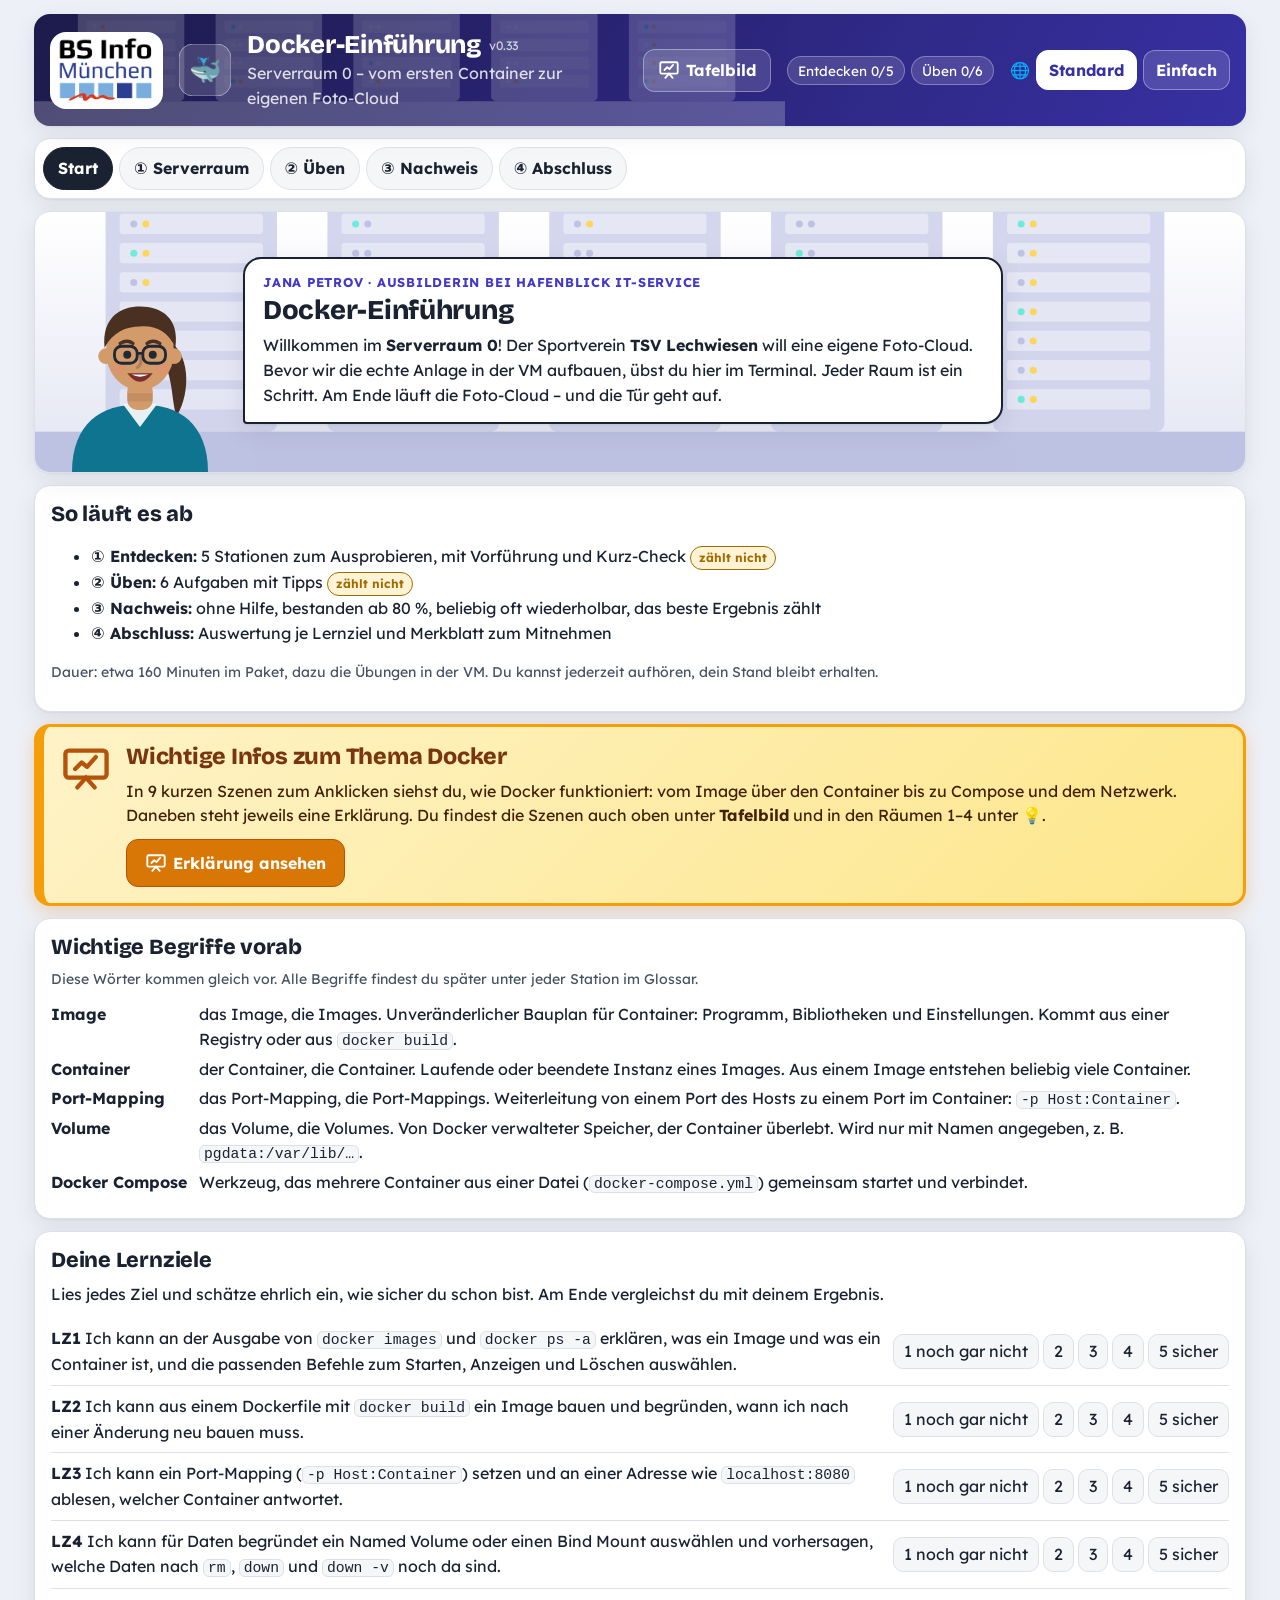
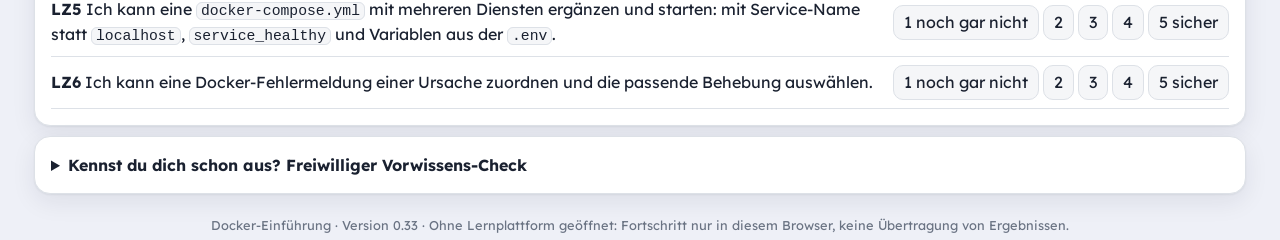
<file: packages/lf9-docker-einfuehrung/src/index.html>
<!DOCTYPE html>
<html lang="de">
<head>
<meta charset="utf-8">
<meta name="viewport" content="width=device-width, initial-scale=1">
<title>Lernpaket</title>
<link rel="stylesheet" href="css/stil.css?v=0.33">
<link rel="stylesheet" href="css/baukasten.css?v=0.33">
<link rel="stylesheet" href="css/tafel.css?v=0.33">
<link rel="stylesheet" href="css/bsinfo-logo.css?v=0.33">  <!-- Logo BS Info München -->
</head>
<body>
<div class="app" id="app">
  <header class="kopf card">
    <div class="logo" aria-hidden="true"></div>
    <div class="titel"><h1 id="titel"></h1><div class="unter" id="untertitel"></div></div>
    <div class="fortschritt" id="fortschritt" aria-live="polite"></div>
    <img class="schullogo" src="css/bsinfo-logo.png" alt="Logo BS Info München">
  </header>
  <nav class="tabs card" id="tabs" aria-label="Teile des Lernpakets"></nav>
  <main id="haupt" tabindex="-1"></main>
  <footer class="leiste card" id="leiste"></footer>
  <div class="fuss" id="fuss"></div>
</div>
<script src="js/baukasten.js?v=0.33"></script>  <!-- Bausteine für Szenen (window.KIT) -->
<script src="js/stufen.js?v=0.33"></script>  <!-- Differenzierung: L(), P(), Basis/Profi (P15, P16) -->
<script src="js/inhalt.js?v=0.33"></script>
<script src="js/raeume.js?v=0.33"></script>  <!-- Räume 2–5 von „Serverraum 0“ -->
<script src="js/nachweis.js?v=0.33"></script>  <!-- Nachweis: Raum „Redaktion“, Fragenpool, Merkblatt -->
<script src="js/uebungen.js?v=0.33"></script>  <!-- Übungen 2–6 -->
<script src="js/erklaerung.js?v=0.33"></script>  <!-- So funktioniert Docker: Erklär-Szenen (PAKET.tafel) -->
<script src="js/abschluss.js?v=0.33"></script>  <!-- Abschluss: Docker auf einen Blick (Befehle + Zusammenfassung, PDF) -->
<script src="js/sprache.js?v=0.33"></script>  <!-- Sprachstufe Einfach + Umschalter (P16) -->
<script src="js/begriffe.js?v=0.33"></script>  <!-- Einfach: Erklärung schwerer Begriffe beim Darüberfahren/Antippen (P16) -->
<script src="js/tafel.js?v=0.33"></script>  <!-- optionales Tafelbild; tut nichts ohne PAKET.tafel -->
<script src="js/pdf.js?v=0.33"></script>  <!-- PDF erstellen (Download) für Lernheft, Merkblatt, Ergebnis -->
<script src="js/engine.js?v=0.33"></script>
</body>
</html>
</file>
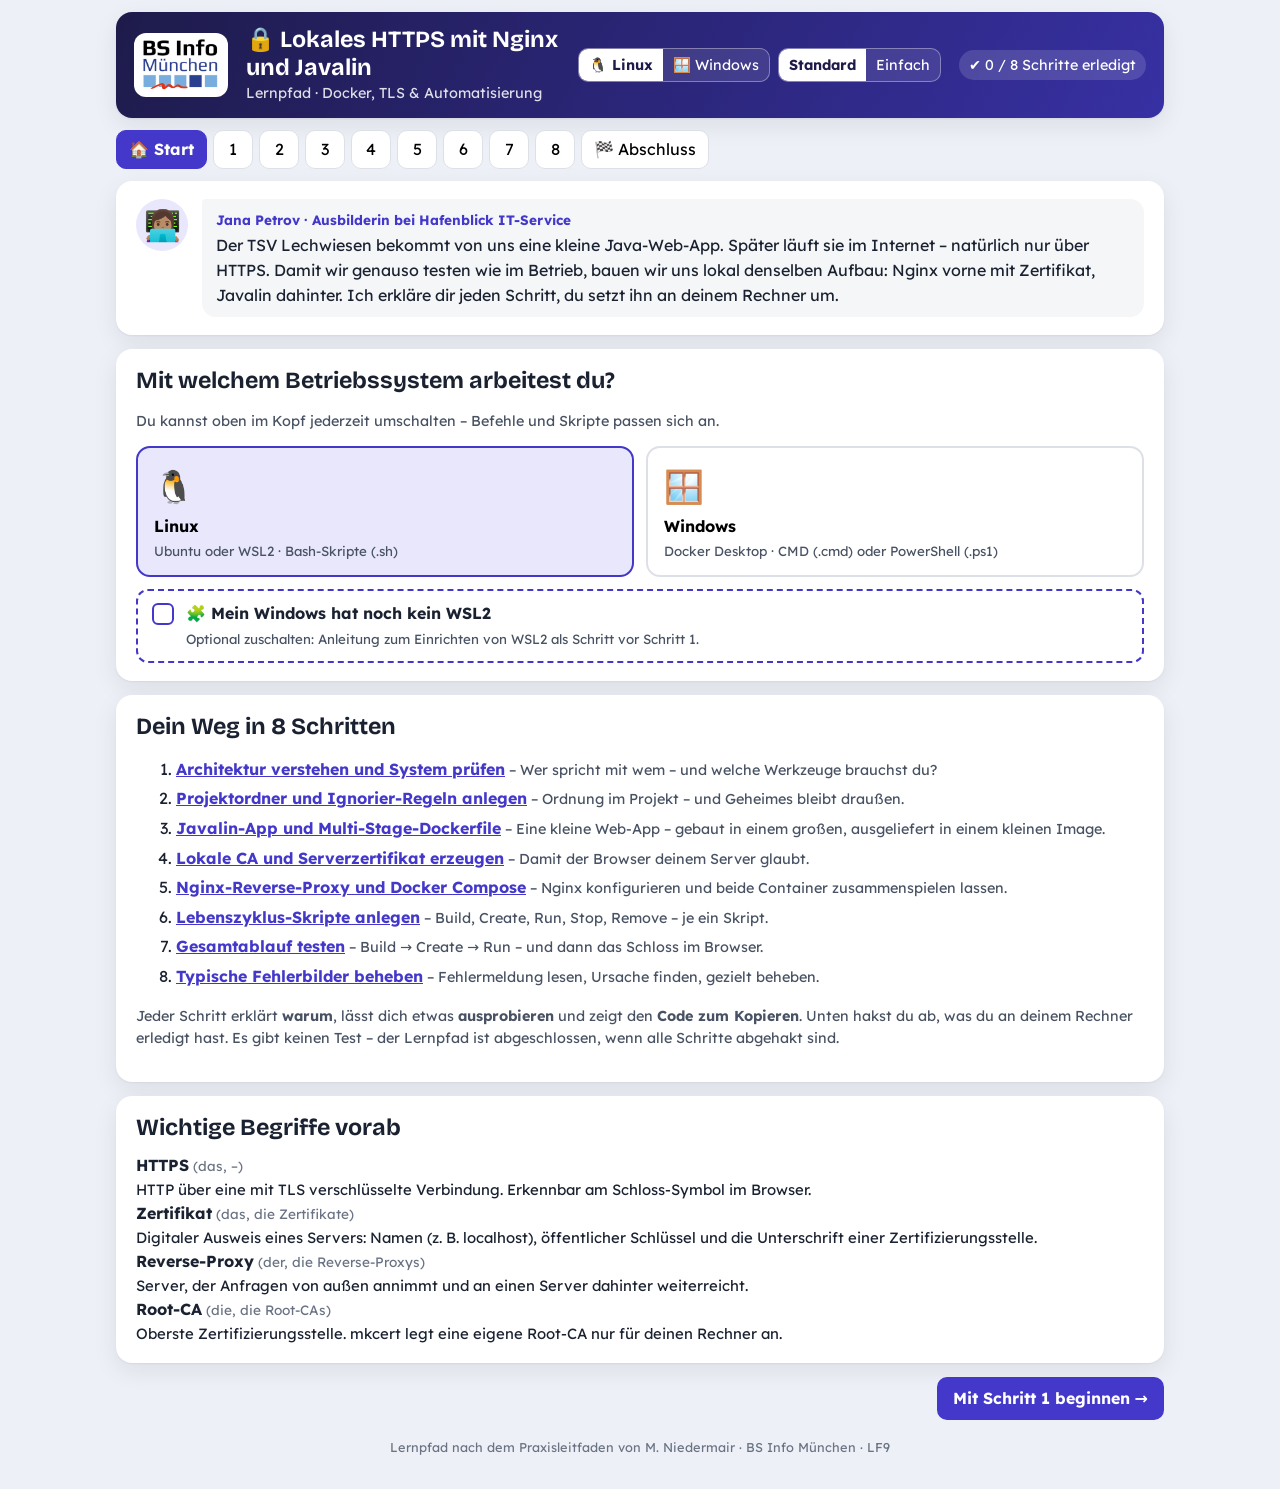
<file: packages/lf9-https-nginx-javalin/src/index.html>
<!DOCTYPE html>
<html lang="de">
<head>
<meta charset="utf-8">
<meta name="viewport" content="width=device-width, initial-scale=1">
<title>Lokales HTTPS mit Nginx und Javalin</title>
<link rel="stylesheet" href="css/stil.css?v=0.2">
</head>
<body>
<div class="app">
  <header class="kopf" id="kopf"></header>
  <nav class="tabs" id="tabs" aria-label="Schritte des Lernpfads"></nav>
  <main id="haupt" tabindex="-1"></main>
  <footer class="leiste" id="leiste"></footer>
  <div class="fuss">Lernpfad nach dem Praxisleitfaden von M. Niedermair · BS Info München · LF9</div>
</div>
<script src="js/dateien.js?v=0.2"></script>  <!-- Projektdateien aus anleitung.tex -->
<script src="js/inhalt.js?v=0.2"></script>   <!-- Texte, Schritte, Glossar -->
<script src="js/pdf.js?v=0.2"></script>      <!-- PDF für das Lernheft -->
<script src="js/pfad.js?v=0.2"></script>     <!-- Engine: Umschalter, Szenen, SCORM -->
</body>
</html>
</file>
<file: packages/lf9-docker-einfuehrung/src/css/stil.css>
/* Look der Lernpakete (Lernpaket-Kompass 2).
   Bedienung und Aufbau sind für alle Pakete gleich; jedes Paket bekommt über
   PAKET.welt eine eigene Welt (Farben, Kulisse). Farben nur über Variablen.
   Die Akzentfarbe ist für Handlungsaufforderungen reserviert (Leitfaden C3).
   Schriften: Lexend (Text, für flüssiges Lesen entwickelt) und Bricolage Grotesque
   (Überschriften), beide SIL Open Font License (Lizenztexte in css/schrift/). */
@font-face{font-family:"Lexend";src:url(schrift/lexend-latin-400-normal.woff2) format("woff2");font-weight:400;font-display:swap}
@font-face{font-family:"Lexend";src:url(schrift/lexend-latin-700-normal.woff2) format("woff2");font-weight:700;font-display:swap}
@font-face{font-family:"Bricolage Grotesque";src:url(schrift/bricolage-grotesque-latin-700-normal.woff2) format("woff2");font-weight:700;font-display:swap}
@font-face{font-family:"Bricolage Grotesque";src:url(schrift/bricolage-grotesque-latin-800-normal.woff2) format("woff2");font-weight:800;font-display:swap}

:root{
  --card:#ffffff; --card2:#f5f6f8; --ink:#1a2130; --ink-soft:#485263; --muted:#6a7383; --line:#dde1e7;
  --ok:#178a4c; --ok-soft:#e3f4ea; --bad:#c93c3c; --bad-soft:#fce9e9; --warn:#a06c00; --warn-soft:#fff3d6;
  --canvas:#fbfcfd; --grid:#e8ebf0;
  --shadow:0 1px 2px rgba(20,30,50,.06),0 8px 24px rgba(20,30,50,.08); --r:16px;
  --schrift:"Lexend",system-ui,-apple-system,"Segoe UI",Roboto,Arial,sans-serif;
  --titel:"Bricolage Grotesque","Lexend",system-ui,sans-serif;
  /* Welt (Standard: technik) – wird über [data-thema] oder PAKET.welt.farbe überschrieben */
  --accent:#4338ca; --accent-ink:#fff; --accent-soft:#e8e7fb; --bg:#eef0f7;
  --kopf-a:#1e1b4b; --kopf-b:#3730a3; --deko:#22d3ee;
  --k1:#e3e5f3; --k2:#cfd2ea; --k3:#b9bde0;
}
[data-thema="wirtschaft"]{--accent:#0f766e;--accent-soft:#dcf1ee;--bg:#f4f0e8;--kopf-a:#0b3d3a;--kopf-b:#0f766e;--deko:#f59e0b;--k1:#ece4d6;--k2:#dfd3bf;--k3:#cdbfa7}
[data-thema="technik"]{--accent:#4338ca;--accent-soft:#e8e7fb;--bg:#eef0f7;--kopf-a:#1e1b4b;--kopf-b:#3730a3;--deko:#22d3ee;--k1:#e3e5f3;--k2:#cfd2ea;--k3:#b9bde0}
[data-thema="sprache"]{--accent:#be185d;--accent-soft:#fbe4ef;--bg:#f8f1f4;--kopf-a:#4a0d2e;--kopf-b:#9d174d;--deko:#fbbf24;--k1:#f1e2e9;--k2:#e6cdd9;--k3:#d6b3c4}
[data-thema="natur"]{--accent:#15803d;--accent-soft:#e0f2e6;--bg:#f0f4ec;--kopf-a:#0f3d22;--kopf-b:#166534;--deko:#facc15;--k1:#dfead7;--k2:#c9dcbd;--k3:#afc9a1}
[data-thema="gesundheit"]{--accent:#0e7490;--accent-soft:#dbf0f5;--bg:#eef5f6;--kopf-a:#0c3a47;--kopf-b:#0e7490;--deko:#fb7185;--k1:#dcebee;--k2:#c4dde2;--k3:#a9ccd3}
[data-thema="gestaltung"]{--accent:#c2410c;--accent-soft:#fde7dc;--bg:#f8f1ea;--kopf-a:#3b1306;--kopf-b:#9a3412;--deko:#a78bfa;--k1:#f1e3d6;--k2:#e6cfbb;--k3:#d6b59b}

*{box-sizing:border-box}
html,body{margin:0;color:var(--ink);background:var(--bg);font-family:var(--schrift);font-size:16px;line-height:1.55}
.app{max-width:1240px;margin:0 auto;padding:14px;display:flex;flex-direction:column;gap:12px;min-height:100vh}
.card{background:var(--card);border:1px solid var(--line);border-radius:var(--r);box-shadow:var(--shadow);padding:16px}
h1,h2,h3{font-family:var(--titel);letter-spacing:-.01em;line-height:1.2}
h1{font-size:1.6rem;margin:0;font-weight:800}
h2{font-size:1.35rem;margin:0 0 .5rem;font-weight:800}
h3{font-size:1.08rem;margin:1rem 0 .4rem;font-weight:700}
p{margin:.4rem 0 .7rem}
code{font-family:ui-monospace,Consolas,"Cascadia Mono",monospace;font-size:.92em;background:var(--card2);border:1px solid var(--line);border-radius:6px;padding:0 4px}

/* ---------- Kopf mit Welt ---------- */
.kopf{position:relative;overflow:hidden;display:flex;align-items:center;gap:16px;flex-wrap:wrap;color:#fff;border:0;min-height:96px;
  background:linear-gradient(120deg,var(--kopf-a),var(--kopf-b))}
.kopf .kopf-kulisse{position:absolute;inset:0;pointer-events:none;opacity:.22;--k1:rgba(255,255,255,.55);--k2:rgba(255,255,255,.8);--k3:#fff}
.kopf .kopf-kulisse svg{position:absolute;right:0;bottom:0;height:100%;width:62%}
.kopf>*{position:relative}
.kopf .logo{flex:0 0 auto}
.kopf .logo svg{display:block}
.kopf .titel{flex:1;min-width:200px}
.kopf h1{color:#fff}
.unter{color:rgba(255,255,255,.82)}
.version{font-family:var(--schrift);font-size:.48em;font-weight:400;color:rgba(255,255,255,.75);margin-left:.6em;white-space:nowrap;vertical-align:middle;letter-spacing:0}
.fortschritt{display:flex;gap:6px;flex-wrap:wrap;align-items:center}
.kopf .chip{background:rgba(255,255,255,.14);border-color:rgba(255,255,255,.3);color:#fff}
.kopf .chip.ok{background:rgba(255,255,255,.95);color:var(--ok);border-color:#fff}
.kopf button{background:rgba(255,255,255,.14);border-color:rgba(255,255,255,.35);color:#fff}
.kopf button:hover{background:rgba(255,255,255,.24);border-color:#fff}
.druckfuss{margin-top:18px;border-top:1px solid var(--line);padding-top:6px}
.chip{display:inline-flex;align-items:center;gap:6px;border-radius:999px;padding:3px 10px;font-size:.85rem;background:var(--card2);border:1px solid var(--line);color:var(--ink-soft)}
.chip.ok{background:var(--ok-soft);border-color:var(--ok);color:var(--ok)}

/* ---------- Navigation ---------- */
.tabs{display:flex;gap:6px;flex-wrap:wrap;padding:8px}
.tabs button{flex:0 0 auto;border-radius:999px;font-weight:700}
.tabs button.aktiv{background:var(--ink);color:#fff;border-color:var(--ink)}
.tabs button[aria-disabled="true"]{opacity:.5}
.pfad{display:flex;gap:0;align-items:center;flex-wrap:wrap;margin:0 0 4px;padding:0;list-style:none}
.pfad li{display:flex;align-items:center}
.pfad li+li::before{content:"";width:22px;height:3px;background:var(--line);border-radius:2px;margin:0 2px}
.pfad li.fertig+li::before{background:var(--ok)}
.pfad button{display:flex;align-items:center;gap:8px;border-radius:999px;padding:5px 12px 5px 5px;min-height:38px;background:var(--card);font-size:.92rem}
.pfad .nr{width:28px;height:28px;border-radius:50%;display:inline-flex;align-items:center;justify-content:center;background:var(--card2);border:2px solid var(--line);font-weight:700;font-size:.85rem}
.pfad li.fertig .nr{background:var(--ok);border-color:var(--ok);color:#fff}
.pfad button.aktiv{border-color:var(--ink);box-shadow:0 0 0 2px var(--ink) inset}
.pfad button.aktiv .nr{background:var(--ink);border-color:var(--ink);color:#fff}
.pfad .skip{font-size:.78rem;color:var(--muted)}
@media (max-width:760px){.pfad .titeltext{display:none}.pfad button.aktiv .titeltext{display:inline}}
main{display:block;outline:none}
main>*+*{margin-top:12px}
main:focus,main[tabindex]:focus-visible{outline:none}

/* ---------- Station: Mission, Bühne, Notiz ---------- */
.st-kopf{display:flex;align-items:flex-end;gap:12px;flex-wrap:wrap;justify-content:space-between;margin-bottom:8px}
.st-kopf .ort{font-size:.85rem;color:var(--muted);font-weight:700;text-transform:uppercase;letter-spacing:.05em}
.st-kopf h2{margin:0}
.mission{display:flex;gap:12px;align-items:flex-end;margin:0 0 12px}
.mission .mission-bild{width:74px;flex:0 0 auto}
.mission .mission-bild svg{display:block;width:100%;height:auto}
.mission .blase{position:relative;background:var(--accent-soft);border:2px solid var(--accent);border-radius:16px 16px 16px 4px;padding:10px 14px;font-size:1.04rem;max-width:820px}
@media (max-width:600px){.mission .mission-bild{width:48px}.mission{gap:8px}}
.mission .blase .name{display:block;font-size:.78rem;color:var(--accent);text-transform:uppercase;letter-spacing:.06em}
.sr{position:absolute;width:1px;height:1px;overflow:hidden;clip:rect(0 0 0 0);white-space:nowrap}
.mission .blase .reaktion:empty{display:none}
.mission .blase .reaktion .leitfrage{color:var(--ink);border-top:1px dashed var(--accent);padding-top:4px;margin-top:6px}
.mission .blase .leitfrage{display:block;font-weight:400;font-size:.9rem;color:var(--ink-soft);margin-top:4px}
.buehne-raster{display:grid;grid-template-columns:minmax(0,1fr) 300px;gap:12px;align-items:start}
.buehne-raster.ohne-notiz{grid-template-columns:minmax(0,1fr)}.buehne-raster.ohne-notiz>.notiz{display:none}
@media (max-width:980px){.buehne-raster{grid-template-columns:1fr}}
.buehne{background:var(--canvas);border:1px solid var(--line);border-radius:14px;padding:12px;min-height:320px;position:relative}
.buehne.demo{outline:3px dashed var(--deko);outline-offset:3px}
.notiz{display:flex;flex-direction:column;gap:10px;position:sticky;top:8px}
.notiz>.feld{background:var(--card);border:1px solid var(--line);border-radius:12px;padding:10px 12px}
.notiz .feldtitel{font-size:.78rem;font-weight:700;text-transform:uppercase;letter-spacing:.06em;color:var(--muted);margin-bottom:4px}
.notiz .live{border-color:var(--accent);background:var(--accent-soft)}
.notiz .live:empty{display:none}
.notiz details{margin:0;background:var(--card)}
.steuerung{display:flex;gap:8px;flex-wrap:wrap;align-items:center}
button.zeig{border-color:var(--deko);background:var(--card)}
button.zeig::before{content:"▶ ";color:var(--accent)}
.demoschritt{border-left:4px solid var(--deko);padding-left:10px}
.demoschritt .warum{color:var(--ink-soft);font-size:.92rem}
.nach{margin-top:12px}
.nach>details.check{background:var(--card)}
.nach>details.check[open]{background:var(--card)}
.zusatz{display:grid;grid-template-columns:repeat(auto-fit,minmax(260px,1fr));gap:10px;margin-top:10px}

/* ---------- Start: Szene mit Figur ---------- */
.hero{position:relative;border-radius:var(--r);overflow:hidden;background:linear-gradient(180deg,var(--card),var(--k1));border:1px solid var(--line);box-shadow:var(--shadow);isolation:isolate}
.hero .kit-kulisse{position:absolute;inset:0;width:100%;height:100%;z-index:-1;opacity:.9}
.hero-inhalt{display:flex;gap:18px;align-items:flex-end;padding:20px 20px 0;min-height:260px}
.hero-figur{width:170px;flex:0 0 auto}
.hero-figur svg{display:block;width:100%;height:auto}
.hero-text{flex:1;align-self:center;background:var(--card);border:2px solid var(--ink);border-radius:18px 18px 18px 4px;padding:14px 18px;margin-bottom:24px;box-shadow:var(--shadow);max-width:760px}
.hero-text .name{font-size:.8rem;font-weight:700;text-transform:uppercase;letter-spacing:.06em;color:var(--accent)}
.hero-text h2{font-size:1.7rem;margin:.1rem 0 .4rem}
@media (max-width:700px){.hero-inhalt{flex-direction:column;align-items:flex-start}.hero-figur{width:110px;order:2}.hero-text{margin-bottom:0}}

/* ---------- Spielrahmen (optional) ---------- */
.karte-mission{display:grid;grid-template-columns:minmax(0,1fr) minmax(0,1.3fr);gap:14px;align-items:center}
@media (max-width:860px){.karte-mission{grid-template-columns:1fr}}
@media (max-width:600px){.weltkarte text{font-size:20px}}
.weltkarte{position:relative;isolation:isolate;background:linear-gradient(160deg,var(--accent-soft),var(--card));border:1px solid var(--line);border-radius:14px;padding:10px;overflow:hidden}
.weltkarte>svg:last-child{position:relative;width:100%;height:auto;display:block}
.weltkarte .kit-kulisse{position:absolute;inset:0;width:100%;height:100%;opacity:.55}
.weltkarte .ort-knoten{cursor:pointer}
.weltkarte .ort-knoten:focus{outline:none}
.weltkarte .ort-knoten:focus-visible circle.ring{stroke:var(--ink);stroke-width:4}
.spielstand{font-family:var(--titel);font-weight:800}

/* ---------- Bedienelemente ---------- */
.auftrag{background:var(--accent-soft);border-left:5px solid var(--accent);border-radius:10px;padding:10px 14px;margin-bottom:12px;font-weight:700}
.auftrag .was{display:block;font-size:.8rem;text-transform:uppercase;letter-spacing:.06em;color:var(--accent);font-weight:700}
.raster{display:grid;grid-template-columns:minmax(0,1fr);gap:12px;align-items:start}
button{font:inherit;cursor:pointer;border-radius:12px;border:1px solid var(--line);background:var(--card2);color:var(--ink);padding:8px 14px;min-height:42px}
button:hover{border-color:var(--ink-soft)}
button:focus-visible,[tabindex]:focus-visible,input:focus-visible,textarea:focus-visible,select:focus-visible{outline:3px solid var(--accent);outline-offset:2px}
button.primaer{background:var(--accent);border-color:var(--accent);color:var(--accent-ink);font-weight:700}
button.primaer:hover{filter:brightness(1.08)}
button.lernheft-knopf{font-weight:700;border-width:2px;border-color:var(--accent)}
.lernheft-karte{border-left:4px solid var(--accent)}
button:disabled{opacity:.5;cursor:not-allowed}
.leiste{position:sticky;bottom:8px;display:flex;align-items:center;gap:10px;justify-content:flex-end;z-index:5}
.leiste .info{flex:1;color:var(--ink-soft);font-size:.92rem}
.fuss{color:var(--muted);font-size:.8rem;text-align:center}
.msg{border-radius:12px;padding:10px 12px;margin:.6rem 0;border:1px solid var(--line);background:var(--card2)}
.msg.ok{background:var(--ok-soft);border-color:var(--ok)}
.msg.bad{background:var(--bad-soft);border-color:var(--bad)}
.msg.warn{background:var(--warn-soft);border-color:var(--warn)}
.figur{display:flex;gap:10px;align-items:flex-end;margin:.6rem 0}
.figur .avatar{width:64px;flex:0 0 auto}
.figur .avatar svg{display:block;width:100%;height:auto}
.figur .blase{background:var(--card2);border:1px solid var(--line);border-radius:14px 14px 14px 4px;padding:10px 12px;position:relative}
.figur .name{font-size:.8rem;color:var(--muted);font-weight:700}
.badge{display:inline-block;font-size:.75rem;font-weight:700;border-radius:999px;padding:2px 8px;background:var(--card2);border:1px solid var(--line);color:var(--ink-soft);vertical-align:middle}
.badge.zaehlt-nicht{background:var(--warn-soft);border-color:var(--warn);color:var(--warn)}
details{border:1px solid var(--line);border-radius:12px;padding:8px 12px;margin:.6rem 0;background:var(--card2)}
details summary{cursor:pointer;font-weight:700}
.beispiel ol{margin:.4rem 0;padding-left:1.4rem}
.beispiel .warum,.warum{color:var(--ink-soft);font-size:.92rem}
.frage{border:1px solid var(--line);border-radius:12px;padding:12px;margin:.7rem 0;background:var(--card)}
.frage .ftext{font-weight:700;margin-bottom:.5rem}
.frage label.opt{display:flex;gap:8px;align-items:flex-start;padding:7px 9px;border-radius:10px;border:1px solid var(--line);cursor:pointer;margin:4px 0;background:var(--card)}
.frage label.opt:hover{border-color:var(--ink-soft)}
.frage label.opt:has(input:checked){border-color:var(--accent);background:var(--accent-soft)}
.frage label.opt.richtig{border-color:var(--ok);background:var(--ok-soft)}
.frage label.opt.falsch{border-color:var(--bad);background:var(--bad-soft)}
.frage .ofb{display:block;font-size:.9rem;color:var(--ink-soft);margin-left:28px}
input[type=text],input[type=number],textarea,select{font:inherit;border:1px solid var(--line);border-radius:10px;padding:7px 9px;background:#fff;color:var(--ink)}
.frage .zuordnen{display:grid;grid-template-columns:minmax(0,1fr) minmax(0,1fr);gap:6px 10px;align-items:center}
.frage .zuordnen select{width:100%}
.frage .knoepfe{display:flex;gap:8px;margin-top:.6rem;flex-wrap:wrap}
.hotspot svg{width:100%;max-width:560px;height:auto;display:block;touch-action:manipulation}
.hotspot .bereich{fill:transparent;stroke:transparent;stroke-width:3;cursor:pointer}
.hotspot .bereich:hover,.hotspot .bereich:focus{stroke:var(--ink-soft)}
.hotspot .bereich.gewaehlt{stroke:var(--accent);fill:rgba(47,111,222,.12)}
.hotspot .bereich.richtig{stroke:var(--ok);fill:rgba(31,157,85,.15)}
.hotspot .bereich.falsch{stroke:var(--bad);fill:rgba(214,69,69,.12)}
.tipps button{margin-right:6px}
.balken{height:10px;border-radius:999px;background:var(--grid);overflow:hidden}
.balken > span{display:block;height:100%;background:var(--ink-soft)}
.balken.ok > span{background:var(--ok)}
.balken.mittel > span{background:var(--warn)}
.lzzeile{display:grid;grid-template-columns:minmax(0,1fr) 140px 150px;gap:10px;align-items:center;padding:8px 0;border-bottom:1px solid var(--line)}
.lzzeile.se{grid-template-columns:minmax(0,1fr) auto}
@media (max-width:760px){.lzzeile,.lzzeile.se{grid-template-columns:1fr}}
.skala{display:flex;gap:4px;flex-wrap:wrap}
.skala label{border:1px solid var(--line);border-radius:10px;padding:4px 10px;cursor:pointer;background:var(--card2);white-space:nowrap}
.skala input{position:absolute;opacity:0;width:1px;height:1px}
.skala input:checked + span{font-weight:700}
.skala label:has(input:checked){background:var(--ink);color:#fff;border-color:var(--ink)}
.skala label:has(input:focus-visible){outline:3px solid var(--accent);outline-offset:2px}
.seite .card{position:sticky;top:8px}
.merk{display:grid;grid-template-columns:minmax(0,1fr) minmax(0,1fr);gap:8px 14px}
@media (max-width:700px){.merk{grid-template-columns:1fr}}
.merk textarea{width:100%;min-height:2.6em}
.muster{background:var(--ok-soft);border:1px solid var(--ok);border-radius:10px;padding:6px 9px}
.gesperrt{color:var(--muted)}
.klein{font-size:.88rem;color:var(--ink-soft)}
.noprint{}
table.tab{border-collapse:collapse;width:100%}
table.tab td,table.tab th{border:1px solid var(--line);padding:6px 8px;text-align:left;vertical-align:top}
.selbst,.mitdenken{border:1px dashed var(--ink-soft);border-radius:12px;padding:8px 10px;margin:.5rem 0;background:var(--card)}
.selbst textarea,.mitdenken textarea{width:100%;margin:.4rem 0}
.glossar-box{margin-top:1rem}
dl.glossar{margin:.4rem 0;display:grid;grid-template-columns:max-content minmax(0,1fr);gap:4px 12px}
dl.glossar dt{font-weight:700}
dl.glossar dd{margin:0}
@media (max-width:600px){dl.glossar{grid-template-columns:1fr}dl.glossar dd{margin-bottom:6px}}
@media (prefers-reduced-motion:reduce){*{animation:none!important;transition:none!important}}
@media print{
  .tabs,.leiste,.kopf .fortschritt,.noprint{display:none!important}
  .app{max-width:none;padding:0}
  .card{box-shadow:none}
  .kopf{color:#000;background:none;border:1px solid #ccc}.kopf h1,.unter,.version{color:#000}.kopf .kopf-kulisse{display:none}
}

/* ---------- Spielmodus (PAKET.spielwelt) ---------- */
.spielkarte{padding:10px}
.spielbuehne{position:relative;min-height:560px;border-radius:14px;overflow:hidden;background:var(--canvas);border:1px solid var(--line)}
.zwischenbilanz[hidden]{display:none}
</file>
<file: packages/lf9-docker-einfuehrung/src/css/baukasten.css>
/* Baukasten (js/baukasten.js) – nicht pro Paket verändern. */
.kit-wackeln{animation:kit-wackeln .35s}
@keyframes kit-wackeln{20%{transform:translateX(-6px)}40%{transform:translateX(6px)}60%{transform:translateX(-4px)}80%{transform:translateX(3px)}}
@keyframes kit-auf{from{opacity:0;transform:translateY(6px) scale(.98)}to{opacity:1;transform:none}}

/* Figuren und Szene */
.kit-figur{display:block;width:100%;height:auto}
.kit-szene{position:relative;border-radius:12px;overflow:hidden;background:linear-gradient(180deg,var(--card),var(--k1));isolation:isolate}
.kit-kulisse{position:absolute;inset:0;width:100%;height:100%;z-index:-1}
.kit-ebene{position:relative;min-height:inherit;padding:12px}
.kit-person{position:absolute;bottom:0;display:flex;flex-direction:column;align-items:center}
.kit-person-bild{width:100%}
.kit-person-name{font-size:.78rem;font-weight:700;background:var(--card);border:1px solid var(--line);border-radius:999px;padding:1px 9px;margin-top:-6px;position:relative}
.kit-blase{position:absolute;bottom:calc(100% - 6px);left:50%;width:max-content;max-width:300px;background:var(--card);border:2px solid var(--ink);border-radius:14px;padding:8px 11px;font-size:.95rem;box-shadow:var(--shadow);transform:translateX(-30%)}
.kit-person.rechts .kit-blase{transform:translateX(-70%)}
.kit-blase::after{content:"";position:absolute;top:100%;left:28%;border:9px solid transparent;border-top-color:var(--ink)}
.kit-person.rechts .kit-blase::after{left:auto;right:28%}
.kit-blase.neu{animation:kit-auf .25s ease-out}
.kit-ding{position:absolute}

/* Dialog */
.kit-dialog{display:flex;flex-direction:column;gap:10px}
.kit-verlauf{display:flex;flex-direction:column;gap:8px;max-height:380px;overflow:auto;padding:4px}
.kit-zeile{display:flex;gap:8px;align-items:flex-end;animation:kit-auf .25s ease-out}
.kit-zeile.ich{justify-content:flex-end}
.kit-mini{width:42px;flex:0 0 auto}
.kit-sprech{background:var(--card);border:1px solid var(--line);border-radius:14px 14px 14px 4px;padding:8px 11px;max-width:80%}
.kit-zeile.ich .kit-sprech{background:var(--accent);border-color:var(--accent);color:var(--accent-ink);border-radius:14px 14px 4px 14px}
.kit-wahl{display:flex;flex-wrap:wrap;gap:8px;justify-content:flex-end}
.kit-wahl button{border-color:var(--accent);background:var(--card);text-align:left}
.kit-wahl button.kit-weiter{background:var(--card2);border-color:var(--line)}

/* Simulierter Rechner */
.kit-pc{max-width:880px;margin:0 auto}
.kit-schirm{position:relative;background:linear-gradient(135deg,var(--kopf-a),var(--kopf-b));border:10px solid #23262d;border-radius:14px 14px 4px 4px;padding:12px 12px 78px;display:flex;flex-direction:column}
.kit-pc-fuss{height:16px;margin:0 -4%;background:linear-gradient(#cfd3da,#a9aeb8);border-radius:0 0 16px 16px}
.kit-fensterbox{flex:1;display:flex}
.kit-desktop-hinweis{margin:auto;color:#fff;opacity:.85;font-weight:700}
.kit-fenster{flex:1;display:flex;flex-direction:column;background:var(--card);border-radius:10px;overflow:hidden;box-shadow:0 10px 30px rgba(0,0,0,.25);animation:kit-auf .2s ease-out}
.kit-titelleiste{display:flex;align-items:center;gap:10px;background:#eceef2;border-bottom:1px solid var(--line);padding:6px 10px;font-size:.88rem;font-weight:700}
.kit-punkte{width:46px;height:12px;background:radial-gradient(circle at 6px 6px,#ff5f57 5px,transparent 5.5px),radial-gradient(circle at 23px 6px,#febc2e 5px,transparent 5.5px),radial-gradient(circle at 40px 6px,#28c840 5px,transparent 5.5px)}
.kit-fensterinhalt{flex:1;display:flex;flex-direction:column;min-height:0}
.kit-dock{position:absolute;left:50%;bottom:8px;transform:translateX(-50%);display:flex;gap:6px;background:rgba(255,255,255,.18);border:1px solid rgba(255,255,255,.3);border-radius:16px;padding:5px;backdrop-filter:blur(4px)}
.kit-app{display:flex;flex-direction:column;align-items:center;gap:0;min-width:66px;padding:4px 6px;background:transparent;border-color:transparent;color:#fff;border-radius:12px;min-height:46px}
.kit-app:hover,.kit-app.aktiv{background:rgba(255,255,255,.22);border-color:rgba(255,255,255,.4)}
.kit-app-symbol{font-size:1.35rem;line-height:1.1}
.kit-app-name{font-size:.7rem;font-weight:700}
.kit-browserleiste{display:flex;gap:8px;align-items:center;padding:6px 8px;border-bottom:1px solid var(--line);background:var(--card2)}
.kit-zurueck{min-height:32px;padding:2px 10px}
.kit-adresse{flex:1;background:var(--card);border:1px solid var(--line);border-radius:999px;padding:4px 12px;font-size:.85rem;color:var(--ink-soft);overflow:hidden;white-space:nowrap;text-overflow:ellipsis}
.kit-seite{flex:1;overflow:auto;padding:14px 16px;max-height:420px}
.kit-seite h3:first-child{margin-top:0}
.kit-mail{display:grid;grid-template-columns:220px minmax(0,1fr);flex:1;min-height:260px}
@media (max-width:640px){.kit-mail{grid-template-columns:1fr}}
.kit-mailliste{border-right:1px solid var(--line);display:flex;flex-direction:column;overflow:auto}
.kit-mailzeile{display:flex;flex-direction:column;align-items:flex-start;text-align:left;border:0;border-bottom:1px solid var(--line);border-radius:0;background:var(--card);font-size:.88rem;min-height:56px}
.kit-mailzeile.neu b::before{content:"● ";color:var(--accent)}
.kit-mailzeile.aktiv{background:var(--accent-soft)}
.kit-mailtext{padding:12px 14px;overflow:auto}
.kit-mailkopf{border-bottom:1px solid var(--line);padding-bottom:6px;margin-bottom:8px}
.kit-mailkopf span{font-size:.85rem;color:var(--muted)}
.kit-leer{color:var(--muted)}
.kit-anhang{margin-top:8px}

/* Formular */
.kit-formular{display:flex;flex-direction:column;gap:10px;max-width:520px}
.kit-formtitel{font-family:var(--titel);font-weight:800;font-size:1.1rem}
.kit-feld{display:flex;flex-direction:column;gap:3px}
.kit-feld label{font-weight:700;font-size:.92rem}
.kit-feld input,.kit-feld select{width:100%}
.kit-feld.ok input,.kit-feld.ok select{border-color:var(--ok);background:var(--ok-soft)}
.kit-feld.falsch input,.kit-feld.falsch select{border-color:var(--bad);background:var(--bad-soft)}
.kit-feldhinweis{font-size:.85rem;color:var(--bad)}
.kit-senden{align-self:flex-start;background:var(--card);border:2px solid var(--accent);color:var(--accent);font-weight:700}
.kit-senden:hover{background:var(--accent-soft)}

/* Dokument */
.kit-dok{position:relative;background:#fffdf8;border:1px solid #e4dccb;border-radius:4px;box-shadow:0 2px 0 #eee6d4,0 10px 26px rgba(60,40,10,.12);padding:18px 20px;max-width:720px;margin:0 auto;font-size:.95rem}
.kit-dokkopf{font-size:.85rem;color:var(--ink-soft);border-bottom:2px solid var(--ink);padding-bottom:6px;margin-bottom:8px}
.kit-doktitel{font-family:var(--titel);font-weight:800;font-size:1.15rem;margin-bottom:8px}
.kit-dokzeilen{display:flex;flex-direction:column}
.kit-dokzeile{display:grid;grid-template-columns:2.2em minmax(120px,.8fr) minmax(0,1.6fr);gap:8px;text-align:left;align-items:start;border:0;border-bottom:1px dotted #cfc4ac;border-radius:0;background:transparent;padding:7px 4px;min-height:0;font-size:inherit}
button.kit-dokzeile:hover{background:#fff3c4}
.kit-doknr{color:var(--muted);font-variant-numeric:tabular-nums}
.kit-doklabel{font-weight:700;color:var(--ink-soft)}
.kit-dokzeile.markiert{background:#fff0a6;box-shadow:inset 4px 0 0 #f2c200}
.kit-dokzeile.richtig{background:var(--ok-soft);box-shadow:inset 4px 0 0 var(--ok)}
.kit-dokzeile.falsch{background:var(--bad-soft);box-shadow:inset 4px 0 0 var(--bad)}
.kit-dokfuss{margin-top:10px;font-size:.82rem;color:var(--muted)}
.kit-stempel{position:absolute;right:18px;bottom:16px;transform:rotate(-12deg);border:3px solid rgba(180,40,40,.55);color:rgba(180,40,40,.6);font-weight:800;letter-spacing:.08em;padding:4px 10px;border-radius:6px;font-family:var(--titel);text-transform:uppercase;font-size:.9rem}
@media (max-width:600px){.kit-dokzeile{grid-template-columns:1.6em minmax(0,1fr)}.kit-dokwert{grid-column:2}}

/* Sortieren und Reihenfolge */
.kit-sort{display:flex;flex-direction:column;gap:12px}
.kit-stapel{display:flex;flex-wrap:wrap;gap:8px;min-height:56px;padding:8px;border-radius:12px;background:var(--card2);border:1px dashed var(--line)}
.kit-karte{background:var(--card);border:1px solid var(--line);border-radius:12px;box-shadow:0 2px 0 var(--line);padding:9px 12px;text-align:left;transition:transform .12s}
.kit-karte:hover{transform:translateY(-2px)}
.kit-karte.gewaehlt{border-color:var(--accent);box-shadow:0 0 0 3px var(--accent);transform:translateY(-4px)}
.kit-karte.richtig{border-color:var(--ok);background:var(--ok-soft);opacity:1;box-shadow:none;transform:none}
.kit-faecher{display:grid;grid-template-columns:repeat(auto-fit,minmax(170px,1fr));gap:10px}
.kit-fachspalte{display:flex;flex-direction:column;gap:6px}
.kit-fach{border:2px dashed var(--accent);background:var(--card);border-radius:12px;padding:10px;text-align:left;min-height:64px}
.kit-sort.waehlt .kit-fach{background:var(--accent-soft)}
.kit-fachtitel{font-family:var(--titel);font-weight:800}
.kit-fachhinweis{font-size:.85rem;color:var(--ink-soft)}
.kit-fachinhalt{display:flex;flex-direction:column;gap:6px}
.kit-reihe{display:grid;grid-template-columns:minmax(0,1fr) minmax(0,1fr);gap:12px}
@media (max-width:700px){.kit-reihe{grid-template-columns:1fr}}
.kit-reihe-ziel{list-style:none;margin:0;padding:0;display:flex;flex-direction:column;gap:6px}
.kit-platz{display:flex;gap:8px;align-items:center;min-height:48px;border:2px dashed var(--line);border-radius:12px;padding:4px 8px}
.kit-platz>span{font-weight:800;color:var(--muted);min-width:1.4em}
.kit-platz .kit-karte{flex:1}
.kit-reihe-pool{display:flex;flex-direction:column;gap:6px}

/* Regler */
.kit-regler{display:grid;grid-template-columns:minmax(0,1fr) auto;gap:4px 12px;align-items:center}
.kit-regler label{grid-column:1/-1;font-weight:700}
.kit-regler input[type=range]{width:100%;accent-color:var(--accent);min-height:32px}
.kit-reglerwert{font-family:var(--titel);font-weight:800;font-size:1.2rem;min-width:5ch;text-align:right}
</file>
<file: packages/lf9-docker-einfuehrung/src/css/tafel.css>
/* Tafelbild-Baustein der Kompass-Vorlage (optional). Nicht pro Paket verändern.
   Groß, kontrastreich, ohne erklärenden Text; Bedienelemente mindestens 48 px (Board, Tablet). */
html.tafel-offen,html.tafel-offen body{overflow:hidden}
.tafel{position:fixed;inset:0;z-index:1000;background:var(--bg);display:flex;flex-direction:column;outline:none}
.tafel[hidden]{display:none}
.tafel-kopf{display:flex;align-items:center;gap:12px;padding:10px 14px 6px}
.tafel-punkte{display:flex;gap:6px;flex-wrap:wrap}
.tafel-punkte button{min-width:44px;min-height:44px;border-radius:999px;font-weight:800;padding:0 10px}
.tafel-punkte button.aktiv{background:var(--ink);color:#fff;border-color:var(--ink)}
.tafel-titel{flex:1;font-weight:700;font-size:1.15rem;min-width:0;overflow:hidden;text-overflow:ellipsis;white-space:nowrap}
.tafel-rechts{display:flex;gap:6px;margin-left:auto}
.tafel-mini{min-width:44px;min-height:44px;font-size:1.15rem;padding:0 10px}
.tafel-hilfe{margin:0 14px 6px;background:var(--card);border:1px solid var(--line);border-radius:10px;padding:8px 12px;font-size:.95rem;color:var(--ink-soft)}
.tafel-mitte{flex:1;min-height:0;display:flex;gap:12px;padding:0 14px;position:relative}
.tafel-buehne{flex:1;min-width:0;min-height:0;display:flex}
.tafel-szene{flex:1;min-width:0;min-height:0;display:flex;flex-direction:column;gap:8px}
.tafel-erkl{width:360px;flex:none;background:var(--card);border:1px solid var(--line);border-radius:var(--r);box-shadow:var(--shadow);padding:16px;overflow:auto;font-size:1.02rem}
.tafel-erkl[hidden]{display:none}
.tafel-erkl h2{font-size:1.3rem}
.tafel-text p{margin:.3rem 0 .6rem}
.tafel-station{margin-top:.6rem;width:100%;text-align:left}
.tafel-leiste{display:flex;align-items:center;gap:10px;padding:10px 14px 12px;flex-wrap:wrap}
.tafel-werkzeuge{display:flex;gap:8px;flex-wrap:wrap;flex:1;justify-content:center}
.tafel-allg{display:flex;gap:8px}
.tafel-werkzeuge button,.tafel-allg button{min-height:48px;font-size:1.05rem;padding:6px 14px}
.tafel button[aria-pressed="true"]{background:var(--ink);color:#fff;border-color:var(--ink)}
.tafel-nav{min-width:64px;min-height:56px;font-size:2rem;line-height:1;font-weight:700;padding:0 14px}
.tafel-weiter{background:var(--accent);border-color:var(--accent);color:#fff}
.tafel-weiter:hover{filter:brightness(1.07)}
.tafel-stift{position:absolute;pointer-events:none;z-index:2}
.tafel.stift-an .tafel-stift{pointer-events:auto;cursor:crosshair;touch-action:none}

/* Inhalte der Szenen größer und kräftiger (Lesbarkeit aus der letzten Reihe) */
.tafel .topo{flex:1;min-height:0}
.tafel .topo-canvas{flex:1;min-height:0;height:100%;width:100%}
.tafel .topo-hud{font-size:1.4rem;justify-content:center;gap:10px 28px}
.tafel .topo-kz svg{width:28px;height:28px}
.tafel .topo-reach{flex:0 1 520px}
.tafel .topo-reach .bar{height:18px}
.tafel .link{stroke-width:4}
.tafel .lbl{font-size:17px}

/* Zugänge im Paket */
.tafel-knopf{display:inline-flex;align-items:center;gap:6px;font-weight:600}
.tafel-hinweis{display:flex;gap:14px;align-items:flex-start}
.tafel-hinweis-icon svg{width:44px;height:44px;color:var(--ink-soft)}
.tafel-hinweis button{display:inline-flex;align-items:center;gap:6px}

@media (max-width:900px){
  .tafel-mitte{flex-direction:column}
  .tafel-erkl{width:auto;max-height:38vh}
  .tafel-titel{display:none}
}
@media (max-width:600px){
  .tafel-werkzeuge .wt,.tafel-allg span{display:none}
  .tafel-leiste{gap:6px;padding:8px}
  .tafel-nav{min-width:52px}
  .tafel .topo-hud{font-size:1.05rem}
}
@media print{.tafel,.tafel-knopf,.tafel-hinweis{display:none!important}}
</file>
<file: packages/lf9-docker-einfuehrung/src/css/bsinfo-logo.css>
/* Logo BS Info München im Kopf (wie in den LF3-Paketen): links auf weißem Feld,
   weil die schwarze Schrift auf dem dunklen Kopf sonst nicht lesbar ist. */
.kopf .schullogo{order:-1;position:relative;z-index:1;flex:0 0 auto;height:77px;width:auto;background:#fff;padding:6px 8px;border-radius:var(--r)}
@media (max-width:640px){.kopf .schullogo{height:59px}}
@media print{.kopf .schullogo{padding:0}}
</file>
<file: packages/lf9-https-nginx-javalin/src/css/stil.css>
/* Lernpfad – Look wie die Kompass-Pakete (Welt technik), Schriften Lexend und
   Bricolage Grotesque (SIL OFL, Lizenztexte in css/schrift/). Farben nur über Variablen. */
@font-face{font-family:"Lexend";src:url(schrift/lexend-latin-400-normal.woff2) format("woff2");font-weight:400;font-display:swap}
@font-face{font-family:"Lexend";src:url(schrift/lexend-latin-700-normal.woff2) format("woff2");font-weight:700;font-display:swap}
@font-face{font-family:"Bricolage Grotesque";src:url(schrift/bricolage-grotesque-latin-700-normal.woff2) format("woff2");font-weight:700;font-display:swap}
@font-face{font-family:"Bricolage Grotesque";src:url(schrift/bricolage-grotesque-latin-800-normal.woff2) format("woff2");font-weight:800;font-display:swap}
:root{
  --card:#fff; --card2:#f5f6f8; --ink:#1a2130; --ink-soft:#485263; --muted:#6a7383; --line:#dde1e7;
  --ok:#178a4c; --ok-soft:#e3f4ea; --bad:#c93c3c; --bad-soft:#fce9e9; --warn:#a06c00; --warn-soft:#fff3d6;
  --accent:#4338ca; --accent-ink:#fff; --accent-soft:#e8e7fb; --bg:#eef0f7; --kopf-a:#1e1b4b; --kopf-b:#3730a3; --deko:#22d3ee;
  --profi:#7c3aed; --profi-soft:#f1eafe;
  --code-bg:#0f172a; --code-ink:#e2e8f0; --code-nr:#64748b; --code-hl:#1e3a8a; --code-erkl:#1e293b;
  --shadow:0 1px 2px rgba(20,30,50,.06),0 8px 24px rgba(20,30,50,.08); --r:16px;
  --schrift:"Lexend",system-ui,-apple-system,"Segoe UI",Roboto,Arial,sans-serif;
  --titel:"Bricolage Grotesque","Lexend",system-ui,sans-serif;
  --mono:ui-monospace,"SF Mono",Menlo,Consolas,"Liberation Mono",monospace;
}
*{box-sizing:border-box}
html,body{margin:0;background:var(--bg);color:var(--ink);font-family:var(--schrift);font-size:16px;line-height:1.55}
body.einfach{font-size:17px;line-height:1.65}
.app{max-width:1080px;margin:0 auto;padding:12px 16px 32px}
h1,h2,h3,h4{font-family:var(--titel);line-height:1.2;margin:0 0 .5em}
h2{font-size:1.45rem} h3{font-size:1.15rem}
code{font-family:var(--mono);font-size:.9em;background:var(--accent-soft);padding:1px 5px;border-radius:5px}
a{color:var(--accent)}
.klein{font-size:.9rem;color:var(--ink-soft)}
button{font:inherit;cursor:pointer}
:focus-visible{outline:3px solid var(--deko);outline-offset:2px}

/* Kopf */
.kopf{display:flex;flex-wrap:wrap;align-items:center;gap:12px 18px;padding:14px 18px;border-radius:var(--r);color:#fff;background:linear-gradient(120deg,var(--kopf-a),var(--kopf-b));box-shadow:var(--shadow)}
.kopf .schullogo{height:64px;width:auto;background:#fff;padding:6px 8px;border-radius:12px}
.kopf .titel{flex:1 1 260px;min-width:0}
.kopf h1{font-size:1.45rem;margin:0}
.kopf .unter{opacity:.85;font-size:.9rem}
.schalter{display:flex;flex-wrap:wrap;gap:8px}
.kopf .fortschritt{font-size:.9rem;background:rgba(255,255,255,.14);padding:4px 10px;border-radius:99px}
.seg{display:inline-flex;flex-wrap:wrap;border-radius:10px;overflow:hidden;border:1px solid var(--line);background:var(--card)}
.seg button{border:0;background:transparent;padding:7px 12px;color:var(--ink)}
.seg button[aria-pressed="true"],.seg button[aria-selected="true"]{background:var(--accent);color:var(--accent-ink);font-weight:700}
.seg.klein{border-color:rgba(255,255,255,.35);background:rgba(255,255,255,.1)}
.seg.klein button{color:#fff;padding:5px 10px;font-size:.9rem}
.seg.klein button[aria-pressed="true"]{background:#fff;color:var(--kopf-a)}

/* Tabs */
.tabs{display:flex;flex-wrap:wrap;gap:6px;margin:12px 0}
.tab{border:1px solid var(--line);background:var(--card);border-radius:10px;padding:6px 12px;min-width:40px}
.tab.aktiv{background:var(--accent);color:var(--accent-ink);border-color:var(--accent);font-weight:700}
.tab.fertig:not(.aktiv){background:var(--ok-soft);border-color:var(--ok);color:var(--ok)}

/* Karten */
.card{background:var(--card);border-radius:var(--r);box-shadow:var(--shadow);padding:18px 20px;margin:0 0 14px}
.schritt-kopf .nr{color:var(--accent);font-weight:700;font-size:.9rem;text-transform:uppercase;letter-spacing:.04em}
.schritt-kopf h2{margin:.15em 0 .2em;font-size:1.7rem}
.schritt-kopf .kurz{margin:0;color:var(--ink-soft)}
.jana{display:flex;gap:14px;align-items:flex-start}
.jana .avatar{flex:0 0 52px;height:52px;border-radius:50%;background:var(--accent-soft);display:grid;place-items:center;font-size:30px}
.jana .blase{flex:1;min-width:0;background:var(--card2);border-radius:4px 14px 14px 14px;padding:10px 14px}
.jana .wer{font-weight:700;font-size:.85rem;color:var(--accent)}
.jana p{margin:.2em 0 0}

/* Knöpfe */
.knopf{border:0;border-radius:10px;padding:9px 16px;background:var(--accent);color:var(--accent-ink);font-weight:700}
.knopf:disabled{opacity:.4;cursor:default}
.knopf.zweit{background:var(--card2);color:var(--ink);border:1px solid var(--line);font-weight:400}
.knopf.warn{background:var(--warn-soft);color:var(--warn);border:1px solid var(--warn)}
.knopf.weiter{margin-left:auto}
.linkknopf{border:0;background:none;padding:0;color:var(--accent);font-weight:700;text-align:left;text-decoration:underline}
.leiste{display:flex;gap:10px;align-items:center;margin-top:6px}
.fuss{text-align:center;font-size:.8rem;color:var(--muted);margin-top:18px}
.reihe{display:flex;flex-wrap:wrap;gap:10px}
.pdf-knopf{border:0;border-radius:10px;padding:9px 16px;background:var(--accent);color:var(--accent-ink);font-weight:700}

/* Start */
.os-wahl{display:grid;grid-template-columns:repeat(auto-fit,minmax(220px,1fr));gap:12px}
.os-karte{display:flex;flex-direction:column;align-items:flex-start;gap:2px;border:2px solid var(--line);background:var(--card);border-radius:14px;padding:14px 16px;text-align:left}
.os-karte .os-icon{font-size:32px}
.os-karte.an{border-color:var(--accent);background:var(--accent-soft)}
.os-karte small{color:var(--ink-soft)}
.weg li{margin:.3em 0}
.weg li.fertig .linkknopf{color:var(--ok)}

/* Szene: Ablauf */
.szene{border-top:4px solid var(--deko)}
.ablauf{display:flex;flex-wrap:wrap;align-items:stretch;gap:8px;padding:14px;background:var(--card2);border-radius:12px}
.knoten{flex:1 1 110px;min-width:100px;background:var(--card);border:2px solid var(--line);border-radius:12px;padding:10px;text-align:center;transition:all .25s}
.knoten .k-icon{font-size:26px}
.knoten .k-name{font-weight:700;font-size:.95rem}
.knoten .k-sub{font-size:.78rem;color:var(--ink-soft);word-break:break-word}
.knoten.an{border-color:var(--accent);background:var(--accent-soft);transform:translateY(-3px);box-shadow:0 6px 16px rgba(67,56,202,.25)}
.knoten.fehler{border-color:var(--bad);background:var(--bad-soft)}
.pfeil{align-self:center;color:var(--muted);font-size:1.3rem}
.gruppe{flex:2 1 240px;display:flex;flex-wrap:wrap;gap:8px;align-items:stretch;border:2px dashed var(--accent);border-radius:14px;padding:22px 8px 8px;position:relative}
.gruppe .g-name{position:absolute;top:3px;left:12px;font-size:.75rem;font-weight:700;color:var(--accent)}
.ablauf-text{margin:12px 0;padding:10px 14px;border-left:4px solid var(--accent);background:var(--accent-soft);border-radius:8px;min-height:3em}
.ablauf-text.fehler{border-color:var(--bad);background:var(--bad-soft)}
.steuer{display:flex;flex-wrap:wrap;align-items:center;gap:8px}
.zaehler{color:var(--muted);font-size:.9rem}
.punkte{display:flex;gap:4px}
.punkte span{width:9px;height:9px;border-radius:50%;background:var(--line)}
.punkte span.an{background:var(--accent)}

/* Szene: Ordner */
.baum{display:flex;flex-direction:column;gap:2px;margin:10px 0;font-family:var(--mono);font-size:.92rem}
.baum-z{display:flex;justify-content:space-between;gap:8px;border:0;background:var(--card2);text-align:left;padding:6px 10px;border-radius:6px;font-family:inherit}
.baum-z:hover{background:var(--accent-soft)}
.baum-z.geheim{color:var(--bad)}
.baum-z.raus span:first-child{text-decoration:line-through;opacity:.5}
.baum-z .tag{font-family:var(--schrift);font-size:.75rem;background:var(--warn-soft);color:var(--warn);border-radius:99px;padding:0 8px}
.baum-leg{margin:8px 0 0;font-size:.9rem;color:var(--ink-soft)}

/* Szene: Lebenszyklus */
.sz-hinweis{margin:0 0 10px}
.shell{display:inline-block;font-size:.75rem;font-weight:700;background:var(--kopf-a);color:#fff;border-radius:6px;padding:0 7px;vertical-align:middle;font-family:var(--schrift)}
.phasen{display:grid;grid-template-columns:repeat(auto-fit,minmax(150px,1fr));gap:8px}
.knopf.phase{display:flex;flex-direction:column;align-items:flex-start;text-align:left}
.knopf.phase small{font-weight:400;font-size:.72rem;opacity:.85;word-break:break-all}
.opts{display:flex;flex-wrap:wrap;gap:8px 14px;align-items:center;margin:10px 0}
.opt{font-size:.9rem;display:flex;gap:6px;align-items:center}
.sim{display:grid;grid-template-columns:minmax(0,1.3fr) minmax(0,1fr);gap:12px}
@media (max-width:760px){.sim{grid-template-columns:minmax(0,1fr)}}
.terminal{background:var(--code-bg);color:var(--code-ink);font-family:var(--mono);font-size:.8rem;border-radius:10px;padding:10px 12px;height:300px;overflow:auto;white-space:pre-wrap;word-break:break-word}
.terminal .p{color:#86efac}
.terminal .err{color:#fca5a5}
.terminal .warn{color:#fcd34d}
.zustand{display:flex;flex-direction:column;gap:8px}
.z-spalte{background:var(--card2);border-radius:10px;padding:8px 12px;font-size:.85rem;font-family:var(--mono)}
.z-spalte h4{font-family:var(--schrift);font-size:.9rem;margin:0 0 4px}
.z-spalte div{display:flex;justify-content:space-between;gap:6px;flex-wrap:wrap;margin:2px 0}
.chip{font-family:var(--schrift);font-size:.72rem;border-radius:99px;padding:0 8px;font-weight:700}
.chip.gut{background:var(--ok-soft);color:var(--ok)}
.chip.mittel{background:var(--warn-soft);color:var(--warn)}
.chip.aus{background:var(--line);color:var(--muted)}
.browser{margin-top:8px;border:1px solid var(--line);border-radius:10px;overflow:hidden;background:var(--card)}
.b-leiste{display:flex;gap:8px;align-items:center;background:var(--card2);padding:6px 10px;font-size:.85rem;font-family:var(--mono)}
.b-seite{padding:16px;min-height:90px;font-size:.9rem}
.b-seite code{display:inline-block;margin:4px 0}
.b-seite p{margin:4px 0 0}
.b-ok{font-family:Georgia,serif;font-size:1.1rem}
.b-warn{background:var(--bad-soft)}
.b-fehl{background:var(--card2)}

/* Szene: Fehler-Tickets */
.tickets{display:grid;grid-template-columns:repeat(auto-fit,minmax(280px,1fr));gap:12px}
.ticket{border:1px solid var(--line);border-left:5px solid var(--bad);border-radius:12px;padding:12px;background:var(--card);display:flex;flex-direction:column;gap:8px;min-width:0}
.t-kopf{display:flex;gap:10px;align-items:flex-start}
.t-bild{font-size:26px}
.t-sym{background:var(--bad-soft);color:var(--bad);font-weight:700;word-break:break-word}
.t-loesung p{margin:.3em 0}
textarea{width:100%;font:inherit;font-size:.92rem;border:1px solid var(--line);border-radius:8px;padding:8px}

/* Codeblöcke */
.umsetzung>div>*{margin-bottom:14px}
.codeblock{border-radius:12px;overflow:hidden;border:1px solid #1e293b;background:var(--code-bg);min-width:0}
.code-kopf{display:flex;flex-wrap:wrap;align-items:center;gap:6px 10px;padding:8px 10px;background:#1e293b;color:#fff}
.code-titel{font-weight:700;font-size:.9rem;font-family:var(--mono);word-break:break-all}
.code-hinweis{font-size:.72rem;background:var(--warn-soft);color:var(--warn);border-radius:99px;padding:0 8px}
.code-knoepfe{margin-left:auto;display:flex;gap:6px;flex-wrap:wrap}
.mini{border:1px solid #475569;background:#334155;color:#fff;border-radius:8px;padding:3px 10px;font-size:.82rem}
.mini.an,.mini.ok{background:var(--ok);border-color:var(--ok)}
.code{overflow-x:auto;padding:8px 0;font-family:var(--mono);font-size:.84rem;color:var(--code-ink)}
.zl{display:flex;min-width:max-content;padding:0 12px 0 0;border-left:3px solid transparent}
.zl .nr{flex:0 0 36px;text-align:right;padding-right:12px;color:var(--code-nr);user-select:none}
.zl .tx{white-space:pre}
.zl.hat{cursor:pointer}
.zl.hat .nr::before{content:"● ";color:var(--deko);font-size:.7em}
.zl.hat:hover,.zl.offen{background:#1e293b;border-left-color:var(--deko)}
.zl.hl{background:var(--code-hl);border-left-color:#facc15}
.zl-erkl{margin:2px 12px 6px 48px;padding:6px 10px;background:var(--accent-soft);color:var(--ink);border-radius:8px;font-family:var(--schrift);font-size:.88rem;line-height:1.45}
.code-tipp{font-size:.75rem;color:#94a3b8;padding:0 12px 8px}
.text p{margin:0}

/* Kontrolle, Mitdenken, Profi, Glossar */
.kontrolle{border-top:4px solid var(--ok)}
.check{display:flex;gap:10px;align-items:flex-start;padding:6px 0;cursor:pointer}
.check input{width:20px;height:20px;margin-top:3px;accent-color:var(--ok);flex:0 0 auto}
.status{margin-top:8px;padding:6px 12px;border-radius:8px;background:var(--card2);font-weight:700;color:var(--ink-soft)}
.status.ok{background:var(--ok-soft);color:var(--ok)}
.mitdenken{border-top:4px solid var(--warn)}
.mitdenken .frage{font-weight:700}
.muster{margin-top:8px}
.muster summary{cursor:pointer;color:var(--accent);font-weight:700}
.profi{border:2px solid var(--profi);background:var(--profi-soft)}
.profi summary{cursor:pointer;color:var(--profi)}
.profi>div{margin-top:10px}
.glossar .begriff{padding:6px 0;border-bottom:1px solid var(--line)}
.glossar .begriff:last-child{border-bottom:0}
.begriff .art{color:var(--muted);font-size:.85rem}
.begriff div{font-size:.93rem}
.tabelle{overflow-x:auto}
table.blick{border-collapse:collapse;width:100%;font-size:.9rem}
table.blick th,table.blick td{border:1px solid var(--line);padding:6px 8px;text-align:left;vertical-align:top}
table.blick th{background:var(--card2)}
.merke li{margin:.3em 0}

@media (max-width:640px){
  .app{padding:8px 10px 24px}
  .kopf .schullogo{height:48px}
  .kopf h1{font-size:1.2rem}
  .card{padding:14px}
  .schritt-kopf h2{font-size:1.35rem}
  .pfeil{display:none}
  .jana .avatar{flex-basis:40px;height:40px;font-size:22px}
}
@media print{.tabs,.leiste,.schalter{display:none}}

/* Optionaler Schritt „WSL einrichten“ */
.wsl-schalter{display:flex;gap:12px;align-items:flex-start;width:100%;text-align:left;margin-top:12px;border:2px dashed var(--accent);background:var(--card);border-radius:12px;padding:10px 14px;color:var(--ink)}
.wsl-schalter b{display:block}
.wsl-schalter small{color:var(--ink-soft)}
.wsl-schalter .ws-box{flex:0 0 22px;height:22px;border:2px solid var(--accent);border-radius:6px;display:grid;place-items:center;color:#fff;font-weight:700;margin-top:2px}
.wsl-schalter.an{border-style:solid;background:var(--accent-soft)}
.wsl-schalter.an .ws-box{background:var(--accent)}
.wsl-hinweis .wsl-schalter{margin:6px 0}
.tab.wsl{border-style:dashed;border-color:var(--accent)}
.schritt-kopf.optional{border:2px dashed var(--accent)}
</file>
